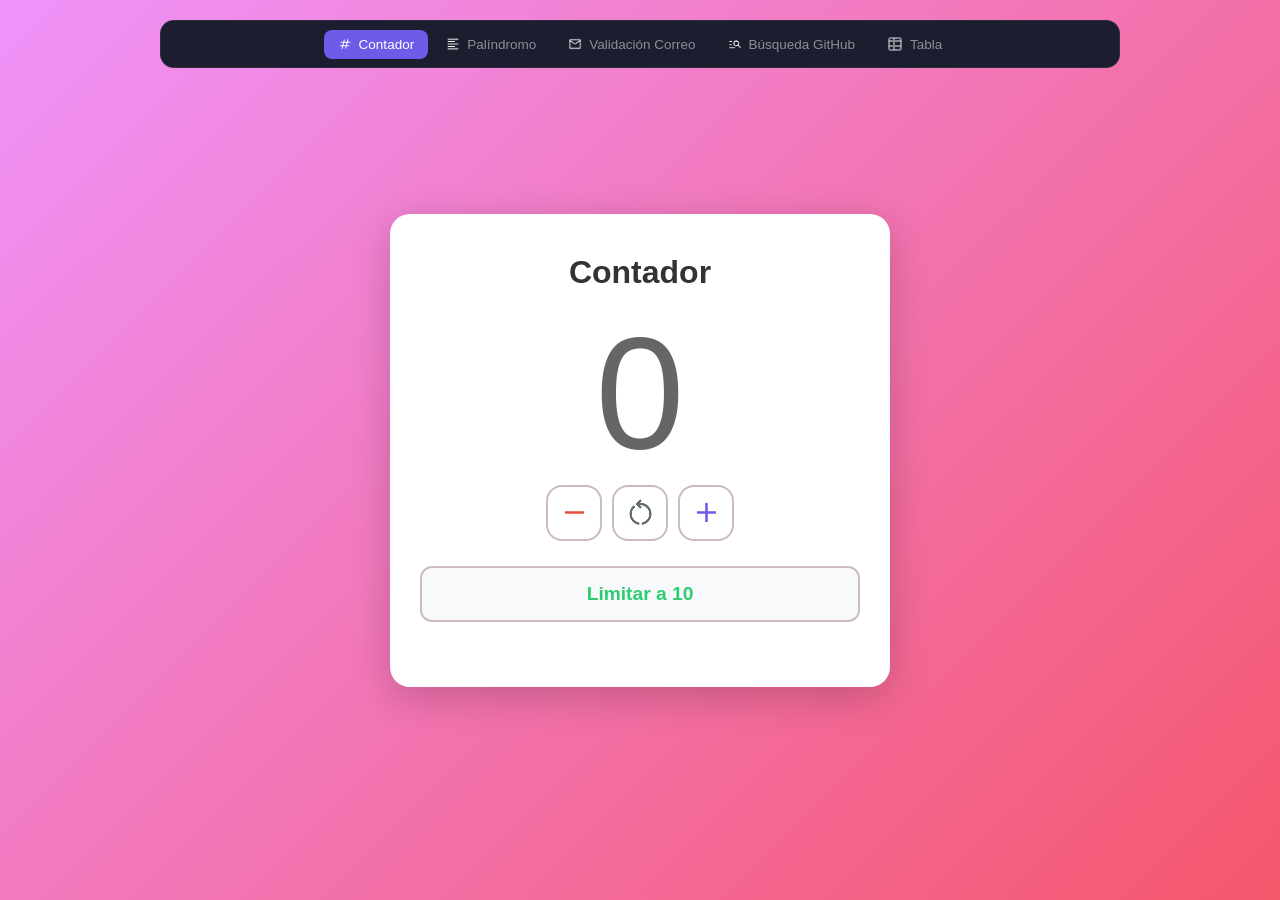
<file: index.html>
<!DOCTYPE html>
<html lang="en">

<head>
    <meta charset="UTF-8">
    <meta name="viewport" content="width=device-width, initial-scale=1.0">
    <title>practicas</title>
</head>

<body>
    <meta http-equiv="refresh" content="0; url=componentes/contador.html">
    <!-- <ul>
        <li><a href="componentes/contador.html">contador</a></li>
        <li><a href="componentes/palindromo.html">palindromo</a></li>
        <li><a href="componentes/validar_correo.html">validacion_correo</a></li>
        <li><a href="componentes/busqueda_github.html">busqueda_github</a></li>
        <li><a href="componentes/tabla_ordenable.html">tabla_ordenable</a></li>
        <li><a href="componentes/gestion_empleados.html">gestion_empleados</a></li>
    </ul> -->
</body>

</html>
</file>
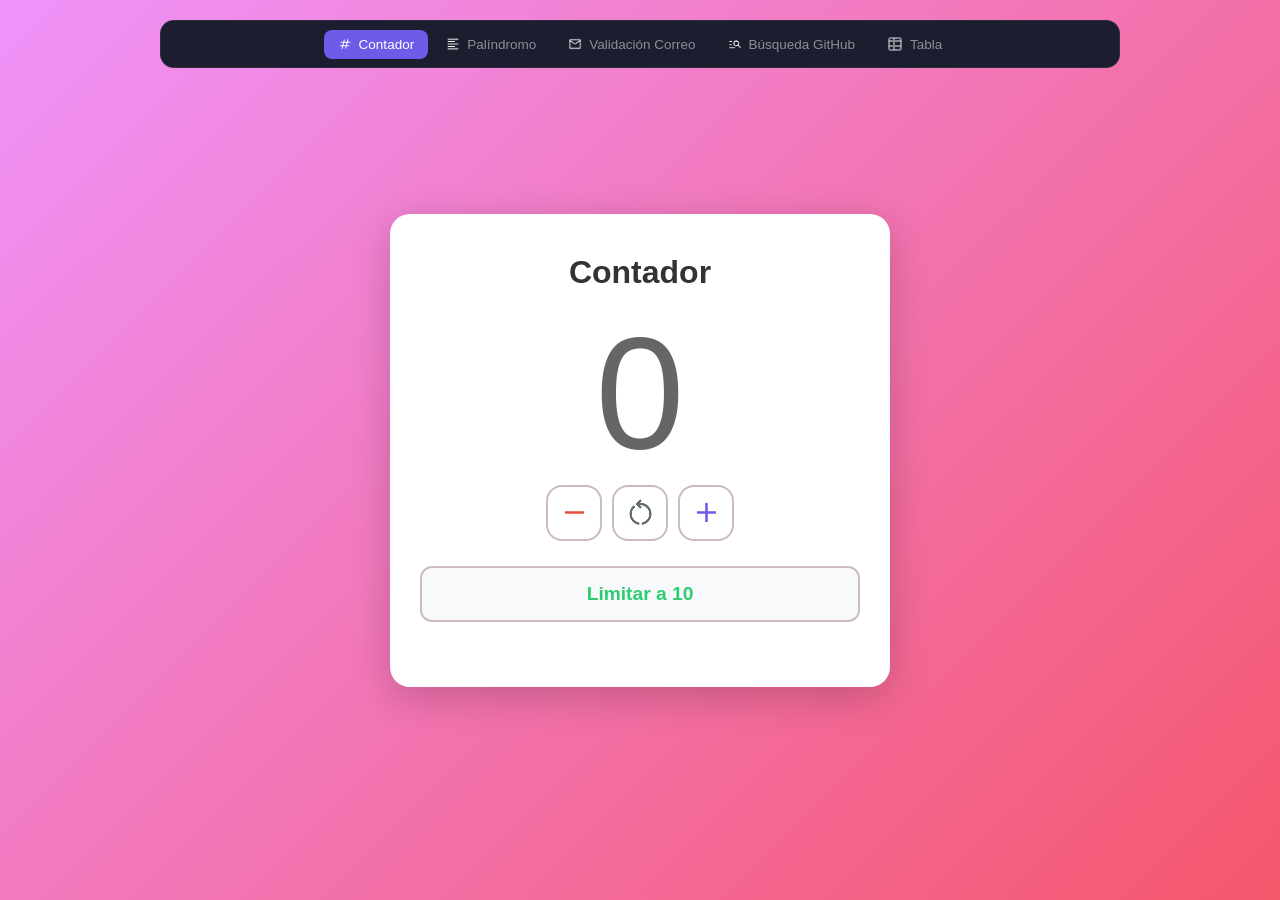
<file: componentes/contador.html>
<!DOCTYPE html>
<html lang="en">

<head>
    <meta charset="UTF-8">
    <meta name="viewport" content="width=device-width, initial-scale=1.0">
    <link rel="stylesheet" href="../css/contador.css">
    <script src="../js/contador.js"></script>
    <title>Contador</title>
</head>

<body>
    <nav class="navbar">
        <div class="tabs">
            <!-- Contador (activo morado) -->
            <a href="../componentes/contador.html" class="tab activePurple">
                <img src="../recursos/iconTag.png" alt="Contador" style="width: 14px; height: 14px;">
                Contador
            </a>

            <!-- Palíndromo -->
            <a href="../componentes/palindromo.html" class="tab">
                <img src="../recursos/iconFormatAlignLeft.png" alt="Contador" style="width: 14px; height: 14px;">
                Palíndromo
            </a>

            <!-- Validación Correo -->
            <a href="../componentes/validar_correo.html" class="tab">
                <img src="../recursos/iconMail.png" alt="Contador" style="width: 14px; height: 14px;">
                Validación Correo
            </a>

            <!-- Búsqueda GitHub -->
            <a href="../componentes/perfiles_git.html" class="tab">
                <img src="../recursos/iconManageSearch.png" alt="Contador" style="width: 14px; height: 14px;">
                Búsqueda GitHub
            </a>

            <!-- Tabla -->
            <a href="../componentes/tabla.html" class="tab">
                <svg class="tabIcon" viewBox="0 0 16 16" fill="none" stroke="currentColor" stroke-width="2">
                    <path d="M2 5h12M2 10h12M7 2v12" />
                    <rect x="2" y="2" width="12" height="12" rx="2" />
                </svg>
                Tabla
            </a>
        </div>
    </nav>

    <div class="card">
        <h1>Contador</h1>
        <div style="text-align: center; font-size: 10rem; color: #666;">
            <p><span id="contador">0</span></p>
        </div>
        <div style="display: flex; justify-content: center; gap: 10px;">

            <button id="decrementar" onclick="decrementar()" class="btnIconRemove">
                <img src="../recursos/iconRemove.png"
                    style="display: flex; justify-content: center; align-items: center;">
            </button>

            <button id="resetear" onclick="resetear()" class="btnIconRestart">
                <img src="../recursos/iconRestart.png"
                    style="display: flex; justify-content: center; align-items: center;">
            </button>

            <button id="incrementar" onclick="incrementar()" class="btnIconAdd">
                <img src="../recursos/iconAdd.png" style="display: flex; justify-content: center; align-items: center;">
            </button>
        </div>
        <div>
            <button class="limite" id="limitar" onclick="limitar()">Limitar a 10</button>
        </div>
    </div>

</body>

</html>
</file>
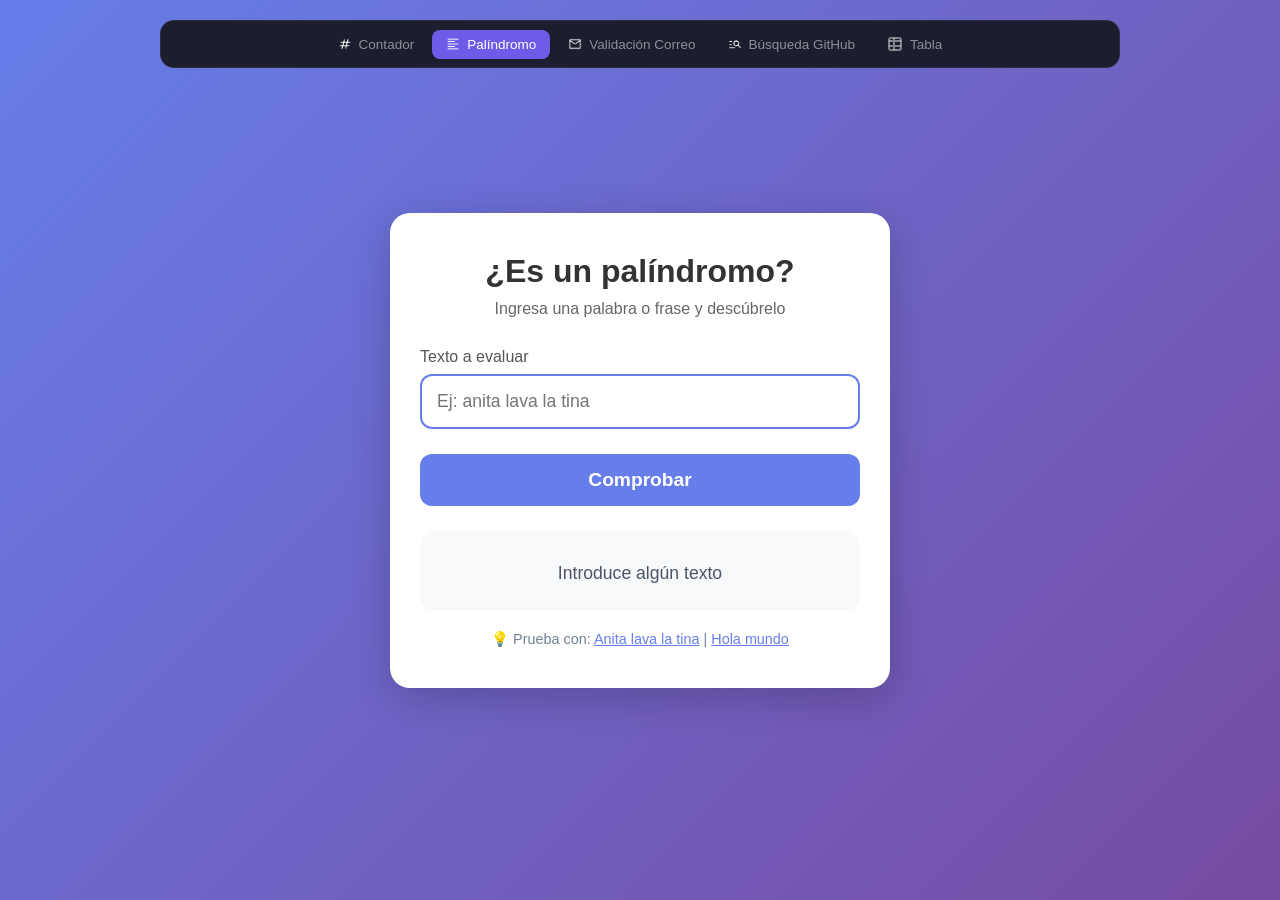
<file: componentes/palindromo.html>
<!DOCTYPE html>
<html lang="en">

<head>
    <meta charset="UTF-8">
    <meta name="viewport" content="width=device-width, initial-scale=1.0">
    <link rel="stylesheet" href="../css/palindromo.css">
    <script src="../js/palindromo.js" defer></script>
    <title>Palindromo</title>
</head>

<body>
    <nav class="navbar">
        <div class="tabs">
            <!-- Contador  -->
            <a href="../componentes/contador.html" class="tab">
                <img src="../recursos/iconTag.png" alt="Contador" style="width: 14px; height: 14px;">
                Contador
            </a>

            <!-- Palíndromo (activo morado)-->
            <a href="../componentes/palindromo.html" class="tab activePurple">
                <img src="../recursos/iconFormatAlignLeft.png" alt="Contador" style="width: 14px; height: 14px;">
                Palíndromo
            </a>

            <!-- Validación Correo -->
            <a href="../componentes/validar_correo.html" class="tab">
                <img src="../recursos/iconMail.png" alt="Contador" style="width: 14px; height: 14px;">
                Validación Correo
            </a>

            <!-- Búsqueda GitHub -->
            <a href="../componentes/perfiles_git.html" class="tab">
                <img src="../recursos/iconManageSearch.png" alt="Contador" style="width: 14px; height: 14px;">
                Búsqueda GitHub
            </a>

            <!-- Tabla -->
            <a href="../componentes/tabla.html" class="tab">
                <svg class="tabIcon" viewBox="0 0 16 16" fill="none" stroke="currentColor" stroke-width="2">
                    <path d="M2 5h12M2 10h12M7 2v12" />
                    <rect x="2" y="2" width="12" height="12" rx="2" />
                </svg>
                Tabla
            </a>
        </div>
    </nav>

    <div class="card">
        <h1> ¿Es un palíndromo?</h1>
        <div class="subtitle">Ingresa una palabra o frase y descúbrelo</div>

        <div class="input-group">
            <label for="textInput">Texto a evaluar</label>
            <input type="text" id="textInput" placeholder="Ej: anita lava la tina" autofocus>
        </div>

        <button id="checkBtn">Comprobar</button>

        <div id="resultCard" class="result-card">
            <div id="resultText" class="result-text"></div>
            <div id="resultMessage" class="result-message">Esperando tu texto...</div>
        </div>

        <div class="example">
            💡 Prueba con: <span id="example1">Anita lava la tina</span> | <span id="example2">Hola mundo</span>
        </div>
    </div>
</body>

</html>
</file>
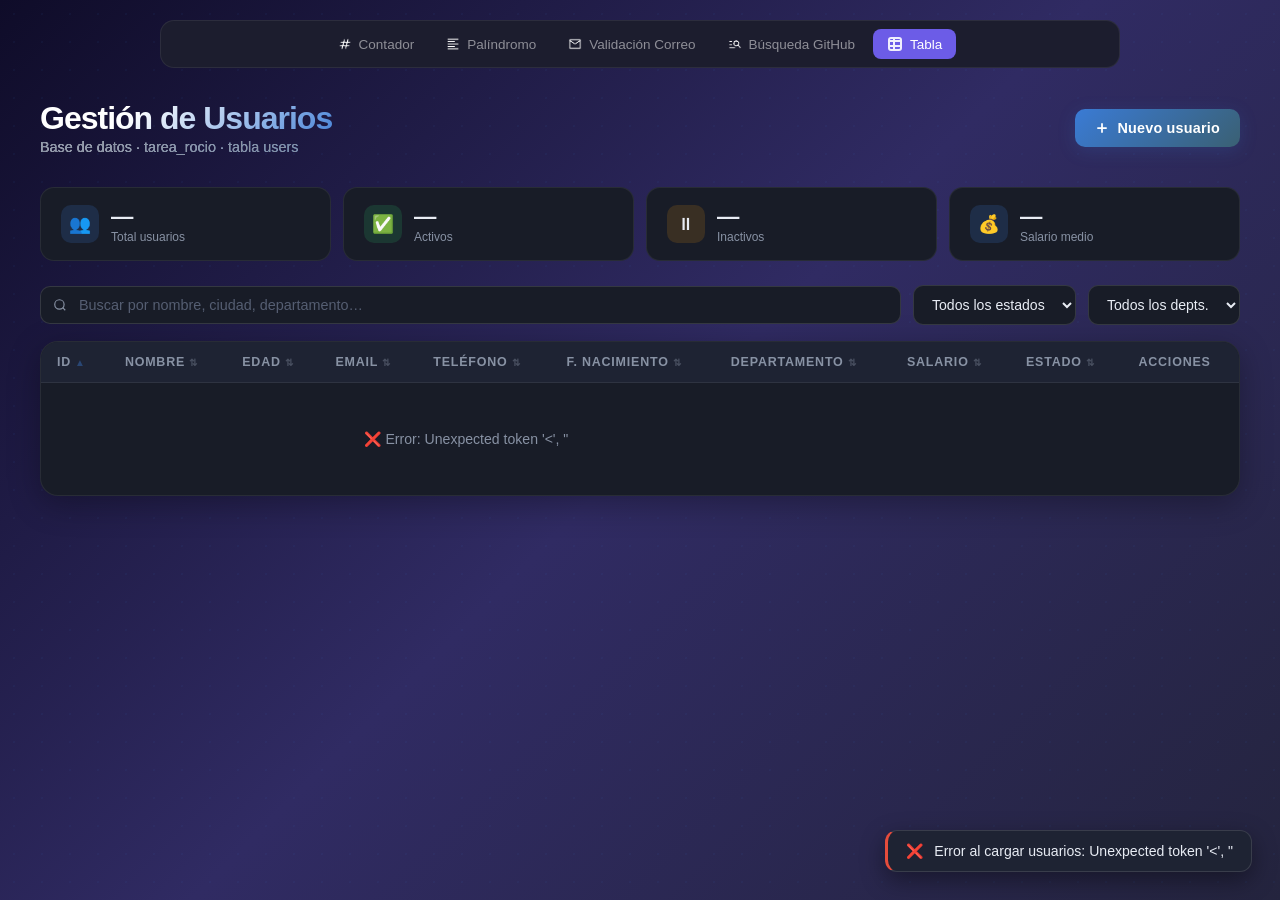
<file: componentes/tabla.html>
<!DOCTYPE html>
<html lang="es">

<head>
    <meta charset="UTF-8">
    <meta name="viewport" content="width=device-width, initial-scale=1.0">
    <link rel="stylesheet" href="../css/tabla.css">
    <script src="../js/tabla.js?v=2" defer></script>
    <title>Gestión de Usuarios</title>
</head>

<body>

    <nav class="navbar">
        <div class="tabs">
            <!-- Contador  -->
            <a href="../componentes/contador.html" class="tab">
                <img src="../recursos/iconTag.png" alt="Contador" style="width: 14px; height: 14px;">
                Contador
            </a>

            <!-- Palíndromo -->
            <a href="../componentes/palindromo.html" class="tab">
                <img src="../recursos/iconFormatAlignLeft.png" alt="Contador" style="width: 14px; height: 14px;">
                Palíndromo
            </a>

            <!-- Validación Correo -->
            <a href="../componentes/validar_correo.html" class="tab">
                <img src="../recursos/iconMail.png" alt="Contador" style="width: 14px; height: 14px;">
                Validación Correo
            </a>

            <!-- Búsqueda GitHub -->
            <a href="../componentes/perfiles_git.html" class="tab">
                <img src="../recursos/iconManageSearch.png" alt="Contador" style="width: 14px; height: 14px;">
                Búsqueda GitHub
            </a>

            <!-- Tabla (activo morado)-->
            <a href="../componentes/tabla.html" class="tab activePurple">
                <svg class="tabIcon" viewBox="0 0 16 16" fill="none" stroke="currentColor" stroke-width="2">
                    <path d="M2 5h12M2 10h12M7 2v12" />
                    <rect x="2" y="2" width="12" height="12" rx="2" />
                </svg>
                Tabla
            </a>
        </div>
    </nav>

    <div class="wrapper">

        <!-- Header -->
        <div class="page-header">
            <div class="page-title">
                Gestión de Usuarios
                <span>Base de datos · tarea_rocio · tabla users</span>
            </div>
            <button class="btn-add" onclick="openModal()">
                <svg width="14" height="14" viewBox="0 0 24 24" fill="none" stroke="currentColor" stroke-width="3"
                    stroke-linecap="round">
                    <path d="M12 5v14M5 12h14" />
                </svg>
                Nuevo usuario
            </button>
        </div>

        <!-- Stats -->
        <div class="stats-bar" id="stats-bar">
            <div class="stat-card">
                <div class="stat-icon blue">👥</div>
                <div><span class="stat-num" id="st-total">—</span>
                    <div class="stat-label">Total usuarios</div>
                </div>
            </div>
            <div class="stat-card">
                <div class="stat-icon green">✅</div>
                <div><span class="stat-num" id="st-active">—</span>
                    <div class="stat-label">Activos</div>
                </div>
            </div>
            <div class="stat-card">
                <div class="stat-icon warn">⏸</div>
                <div><span class="stat-num" id="st-inactive">—</span>
                    <div class="stat-label">Inactivos</div>
                </div>
            </div>
            <div class="stat-card">
                <div class="stat-icon blue">💰</div>
                <div><span class="stat-num" id="st-avg">—</span>
                    <div class="stat-label">Salario medio</div>
                </div>
            </div>
        </div>

        <!-- Controls -->
        <div class="controls">
            <div class="search-box">
                <svg width="14" height="14" viewBox="0 0 24 24" fill="none" stroke="currentColor" stroke-width="2">
                    <circle cx="11" cy="11" r="8" />
                    <path d="m21 21-4.35-4.35" />
                </svg>
                <input type="text" id="search-input" placeholder="Buscar por nombre, ciudad, departamento…">
            </div>
            <select id="filter-estado">
                <option value="">Todos los estados</option>
                <option value="Activo">Activo</option>
                <option value="Inactivo">Inactivo</option>
                <option value="Suspendido">Suspendido</option>
            </select>
            <select id="filter-dept">
                <option value="">Todos los depts.</option>
            </select>
            <span class="results-count" id="results-count" style="display: none;"></span>
        </div>

        <!-- Table -->
        <div class="table-wrap">
            <table>
                <thead>
                    <tr>
                        <th class="sortable" data-col="id">ID<span class="sort-icon"></span></th>
                        <th class="sortable" data-col="nombre">Nombre<span class="sort-icon"></span></th>
                        <th class="sortable" data-col="edad">Edad<span class="sort-icon"></span></th>
                        <th class="sortable" data-col="email">Email<span class="sort-icon"></span></th>
                        <th class="sortable" data-col="telefono">Teléfono<span class="sort-icon"></span></th>
                        <th class="sortable" data-col="fecha_nacimiento">F. Nacimiento<span class="sort-icon"></span>
                        </th>
                        <th class="sortable" data-col="departamento">Departamento<span class="sort-icon"></span></th>
                        <th class="sortable" data-col="salario">Salario<span class="sort-icon"></span></th>
                        <th class="sortable" data-col="estado">Estado<span class="sort-icon"></span></th>
                        <th>Acciones</th>
                    </tr>
                </thead>
                <tbody id="table-body">
                    <tr class="loading-row">
                        <td colspan="10">
                            <div class="spinner"></div>
                            <div>Cargando usuarios…</div>
                        </td>
                    </tr>
                </tbody>
            </table>
        </div>

    </div>

    <!-- Form Modal -->
    <div class="modal-overlay" id="form-modal" onclick="handleOverlayClick(event)">
        <div class="modal">
            <div class="modal-header">
                <span class="modal-title" id="modal-title">Nuevo usuario</span>
                <button class="modal-close" onclick="closeModal()">✕</button>
            </div>
            <div class="modal-body">
                <input type="hidden" id="f-id">
                <div class="form-grid">
                    <div class="form-group full">
                        <label>Nombre completo *</label>
                        <input type="text" id="f-nombre" placeholder="Ej. Ana García">
                    </div>
                    <div class="form-group">
                        <label>Edad</label>
                        <input type="number" id="f-edad" placeholder="28" min="16" max="99">
                    </div>
                    <div class="form-group">
                        <label>Salario (€)</label>
                        <input type="number" id="f-salario" placeholder="2500.00" step="0.01" min="0">
                    </div>
                    <div class="form-group">
                        <label>Email</label>
                        <input type="email" id="f-email" placeholder="ana@ejemplo.com">
                    </div>
                    <div class="form-group">
                        <label>Teléfono</label>
                        <input type="tel" id="f-telefono" placeholder="+34 600 000 000">
                    </div>
                    <div class="form-group">
                        <label>Fecha de nacimiento</label>
                        <input type="date" id="f-fecha_nacimiento">
                    </div>
                    <div class="form-group">
                        <label>Ciudad</label>
                        <input type="text" id="f-ciudad" placeholder="Madrid">
                    </div>
                    <div class="form-group">
                        <label>Departamento</label>
                        <input type="text" id="f-departamento" placeholder="Desarrollo">
                    </div>
                    <div class="form-group full">
                        <label>Estado</label>
                        <select id="f-estado">
                            <option value="Activo">Activo</option>
                            <option value="Inactivo">Inactivo</option>
                            <option value="Suspendido">Suspendido</option>
                        </select>
                    </div>
                </div>
                <div class="form-actions">
                    <button class="btn-cancel" onclick="closeModal()">Cancelar</button>
                    <button class="btn-save" onclick="saveUser()">
                        <span id="save-label">Guardar usuario</span>
                    </button>
                </div>
            </div>
        </div>
    </div>

    <!-- Confirm Delete Modal -->
    <div class="modal-overlay" id="confirm-modal" onclick="handleConfirmOverlay(event)">
        <div class="confirm-modal">
            <div class="confirm-icon">🗑</div>
            <div class="confirm-title">Eliminar usuario</div>
            <div class="confirm-text" id="confirm-text">¿Estás segura de que quieres eliminar este usuario? Esta acción
                no se puede deshacer.</div>
            <div class="confirm-btns">
                <button class="btn-cancel" onclick="closeConfirm()">Cancelar</button>
                <button class="btn-confirm-del" onclick="confirmDelete()">Sí, eliminar</button>
            </div>
        </div>
    </div>

    <!-- Toast container -->
    <div class="toast-container" id="toasts"></div>
</body>

</html>
</file>
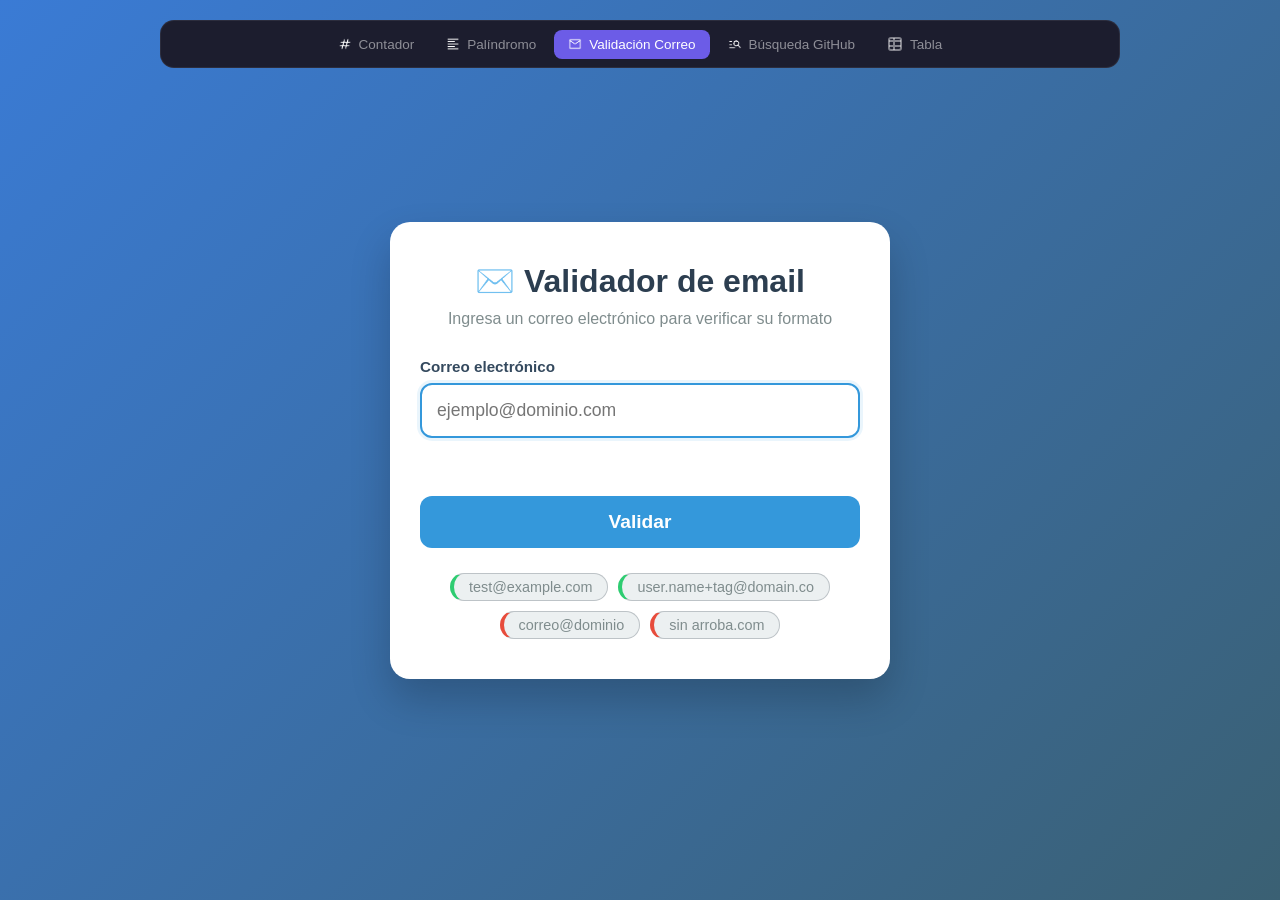
<file: componentes/validar_correo.html>
<!DOCTYPE html>
<html lang="en">

<head>
    <meta charset="UTF-8">
    <meta name="viewport" content="width=device-width, initial-scale=1.0">
    <link rel="stylesheet" href="../css/validar_correo.css">
    <script src="../js/validar_coreo.js" defer></script>
    <title>Document</title>
</head>

<body>
    <nav class="navbar">
        <div class="tabs">
            <!-- Contador  -->
            <a href="../componentes/contador.html" class="tab">
                <img src="../recursos/iconTag.png" alt="Contador" style="width: 14px; height: 14px;">
                Contador
            </a>

            <!-- Palíndromo -->
            <a href="../componentes/palindromo.html" class="tab">
                <img src="../recursos/iconFormatAlignLeft.png" alt="Palíndromo" style="width: 14px; height: 14px;">
                Palíndromo
            </a>

            <!-- Validación Correo (activo morado) -->
            <a href="../componentes/validar_correo.html" class="tab activePurple">
                <img src="../recursos/iconMail.png" alt="Contador" style="width: 14px; height: 14px;">
                Validación Correo
            </a>

            <!-- Búsqueda GitHub -->
            <a href="../componentes/perfiles_git.html" class="tab">
                <img src="../recursos/iconManageSearch.png" alt="Contador" style="width: 14px; height: 14px;">
                Búsqueda GitHub
            </a>

            <!-- Tabla -->
            <a href="../componentes/tabla.html" class="tab">
                <svg class="tabIcon" width="16" height="16" viewBox="0 0 16 16" fill="none" stroke="currentColor"
                    stroke-width="2">
                    <path d="M2 5h12M2 10h12M7 2v12" />
                    <rect x="2" y="2" width="12" height="12" rx="2" />
                </svg>
                Tabla
            </a>
        </div>
    </nav>

    <div class="card">
        <h1>✉️ Validador de email</h1>
        <div class="subtitle">Ingresa un correo electrónico para verificar su formato</div>

        <div class="input-group">
            <label for="emailInput">Correo electrónico</label>
            <div class="input-wrapper">
                <input type="email" id="emailInput" placeholder="ejemplo@dominio.com" autofocus>
                <span id="iconValid" class="icon valid">✅</span>
                <span id="iconInvalid" class="icon invalid">❌</span>
            </div>
            <div id="message" class="message"></div>
        </div>

        <button id="validateBtn">Validar</button>

        <div class="examples">
            <span class="example-badge valid-example" data-email="test@example.com">test@example.com</span>
            <span class="example-badge valid-example"
                data-email="user.name+tag@domain.co">user.name+tag@domain.co</span>
            <span class="example-badge invalid-example" data-email="correo@dominio">correo@dominio</span>
            <span class="example-badge invalid-example" data-email="sin arroba.com">sin arroba.com</span>
        </div>
    </div>
</body>

</html>
</file>
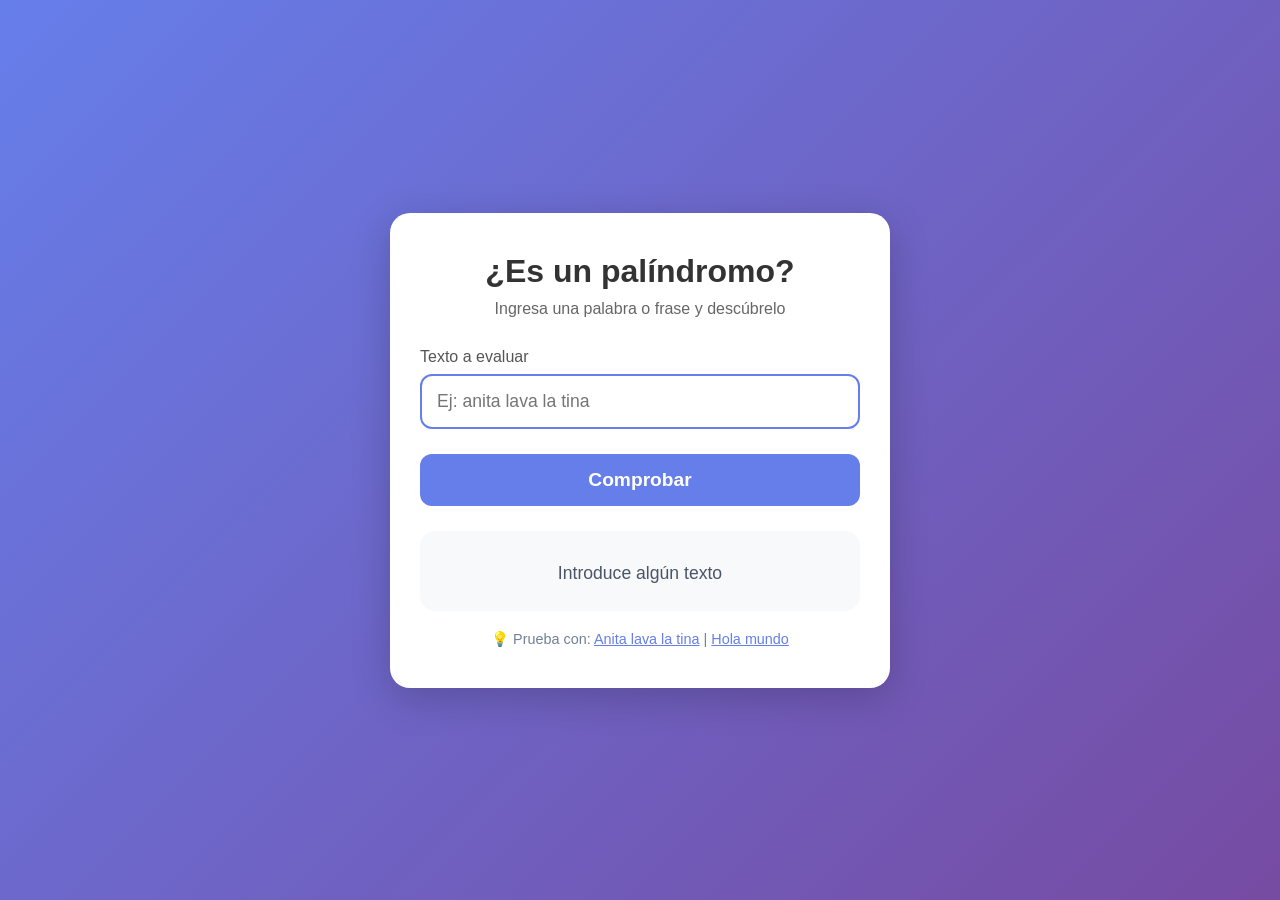
<file: mejoras rocio/ejercicio2.html>
<!DOCTYPE html>
<html lang="es">
<head>
    <meta charset="UTF-8">
    <meta name="viewport" content="width=device-width, initial-scale=1.0">
    <title>¿Es un palíndromo?</title>
    <style>
        * {
            box-sizing: border-box;
            margin: 0;
            padding: 0;
        }

        body {
            font-family: 'Segoe UI', Tahoma, Geneva, Verdana, sans-serif;
            background: linear-gradient(135deg, #667eea 0%, #764ba2 100%);
            min-height: 100vh;
            display: flex;
            justify-content: center;
            align-items: center;
            margin: 0;
            padding: 20px;
        }

        .card {
            background: white;
            border-radius: 20px;
            box-shadow: 0 10px 40px rgba(0,0,0,0.2);
            padding: 40px 30px;
            max-width: 500px;
            width: 100%;
            transition: all 0.3s ease;
        }

        h1 {
            color: #333;
            text-align: center;
            margin-bottom: 10px;
            font-size: 2rem;
        }

        .subtitle {
            text-align: center;
            color: #666;
            margin-bottom: 30px;
            font-size: 1rem;
        }

        .input-group {
            margin-bottom: 25px;
        }

        label {
            display: block;
            margin-bottom: 8px;
            color: #555;
            font-weight: 500;
        }

        input[type="text"] {
            width: 100%;
            padding: 15px;
            border: 2px solid #e0e0e0;
            border-radius: 12px;
            font-size: 1.1rem;
            transition: border-color 0.3s;
            outline: none;
        }

        input[type="text"]:focus {
            border-color: #667eea;
        }

        button {
            width: 100%;
            padding: 15px;
            background: #667eea;
            color: white;
            border: none;
            border-radius: 12px;
            font-size: 1.2rem;
            font-weight: 600;
            cursor: pointer;
            transition: background 0.3s, transform 0.1s;
            margin-bottom: 25px;
        }

        button:hover {
            background: #5a67d8;
        }

        button:active {
            transform: scale(0.98);
        }

        .result-card {
            background: #f8f9fa;
            border-radius: 15px;
            padding: 25px;
            text-align: center;
            border: 2px solid transparent;
            transition: all 0.3s;
        }

        .result-card.palindrome {
            border-color: #38a169;
            background: #f0fff4;
        }

        .result-card.not-palindrome {
            border-color: #e53e3e;
            background: #fff5f5;
        }

        .result-text {
            font-size: 1.8rem;
            font-weight: bold;
            margin-bottom: 5px;
        }

        .result-message {
            color: #4a5568;
            font-size: 1.1rem;
        }

        .example {
            margin-top: 20px;
            color: #718096;
            font-size: 0.9rem;
            text-align: center;
        }

        .example span {
            color: #667eea;
            cursor: pointer;
            text-decoration: underline;
        }

        @media (max-width: 480px) {
            .card {
                padding: 30px 20px;
            }
            h1 {
                font-size: 1.8rem;
            }
        }
    </style>
</head>
<body>
    <div class="card">
        <h1> ¿Es un palíndromo?</h1>
        <div class="subtitle">Ingresa una palabra o frase y descúbrelo</div>

        <div class="input-group">
            <label for="textInput">Texto a evaluar</label>
            <input type="text" id="textInput" placeholder="Ej: anita lava la tina" autofocus>
        </div>

        <button id="checkBtn">Comprobar</button>

        <div id="resultCard" class="result-card">
            <div id="resultText" class="result-text"></div>
            <div id="resultMessage" class="result-message">Esperando tu texto...</div>
        </div>

        <div class="example">
            💡 Prueba con: <span id="example1">Anita lava la tina</span> | <span id="example2">Hola mundo</span>
        </div>
    </div>

    <script>
        // Función para limpiar el texto (eliminar acentos, espacios, signos de puntuación y pasar a minúsculas)
        function cleanText(text) {
            // Eliminar acentos y diacríticos
            const withoutAccents = text.normalize("NFD").replace(/[\u0300-\u036f]/g, "");
            // Eliminar caracteres no alfanuméricos (excepto letras y números)
            const alphanumeric = withoutAccents.toLowerCase().replace(/[^a-z0-9]/g, "");
            return alphanumeric;
        }

        // Función para verificar si es palíndromo
        function isPalindrome(text) {
            const cleaned = cleanText(text);
            if (cleaned.length === 0) return false; // Texto vacío no es palíndromo
            const reversed = cleaned.split('').reverse().join('');
            return cleaned === reversed;
        }

        // Elementos del DOM
        const textInput = document.getElementById('textInput');
        const checkBtn = document.getElementById('checkBtn');
        const resultCard = document.getElementById('resultCard');
        const resultText = document.getElementById('resultText');
        const resultMessage = document.getElementById('resultMessage');
        const example1 = document.getElementById('example1');
        const example2 = document.getElementById('example2');

        // Función para actualizar el resultado en la UI
        function updateResult(text) {
            const palindrome = isPalindrome(text);
            if (text.trim() === '') {
                // Caso vacío
                resultCard.className = 'result-card';
                resultMessage.textContent = 'Introduce algún texto';
            } else if (palindrome) {
                resultCard.className = 'result-card palindrome';
                resultText.textContent = '✅ ¡Sí!';
                resultMessage.textContent = `"${text}" es un palíndromo`;
            } else {
                resultCard.className = 'result-card not-palindrome';
                resultText.textContent = '❌ No';
                resultMessage.textContent = `"${text}" no es un palíndromo`;
            }
        }

        // Evento al hacer clic en el botón
        checkBtn.addEventListener('click', () => {
            updateResult(textInput.value);
        });

        // Evento al presionar Enter en el campo de texto
        textInput.addEventListener('keypress', (e) => {
            if (e.key === 'Enter') {
                checkBtn.click();
            }
        });

        // Ejemplos interactivos
        example1.addEventListener('click', () => {
            textInput.value = 'Anita lava la tina';
            checkBtn.click();
        });

        example2.addEventListener('click', () => {
            textInput.value = 'Hola mundo';
            checkBtn.click();
        });

        // Opcional: comprobar al cargar con el texto por defecto (vacío)
        updateResult('');
    </script>
</body>
</html>
</file>
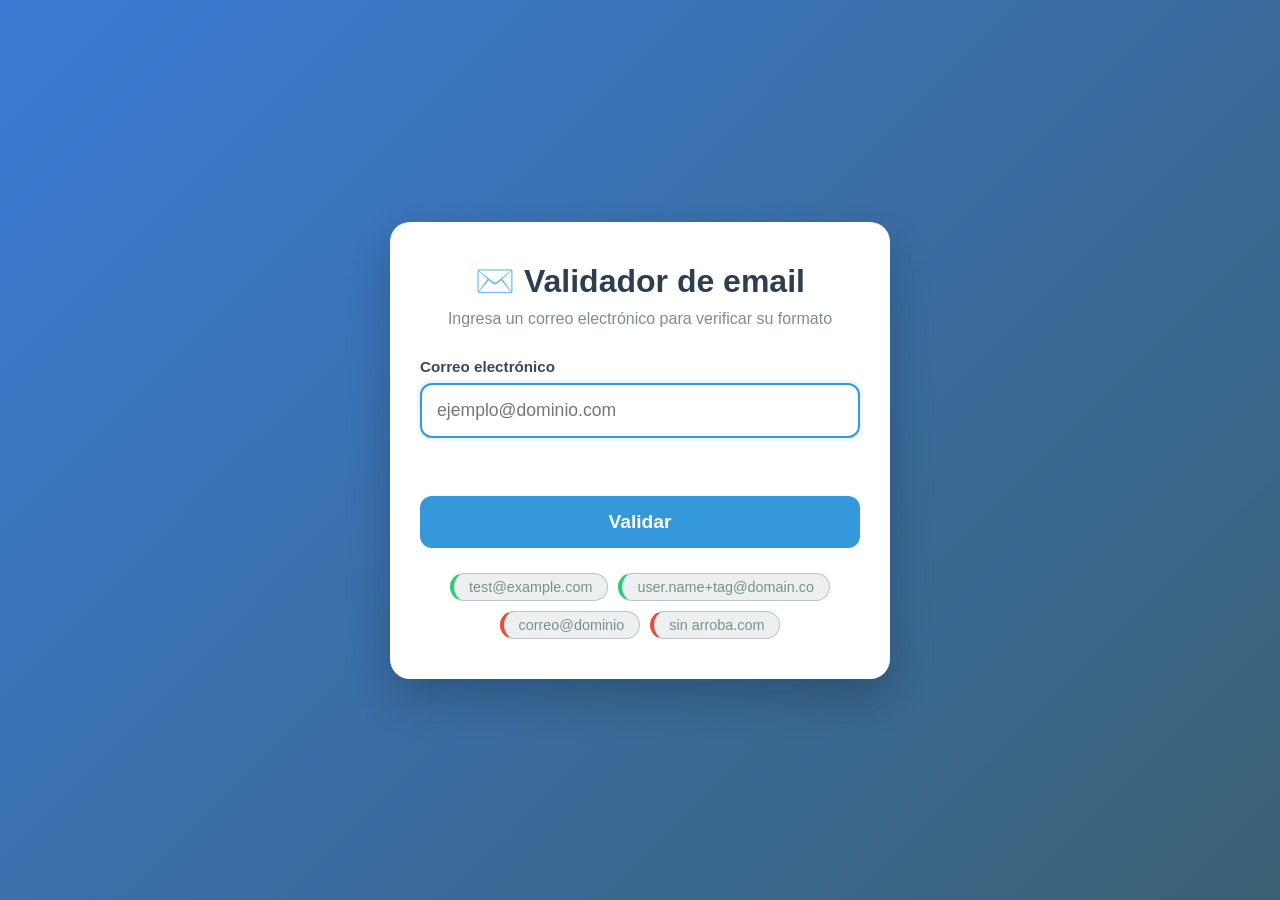
<file: mejoras rocio/ejercicio3.html>
<!DOCTYPE html>
<html lang="es">
<head>
    <meta charset="UTF-8">
    <meta name="viewport" content="width=device-width, initial-scale=1.0">
    <title>Validador de correo electrónico</title>
    <style>
        * {
            box-sizing: border-box;
            margin: 0;
            padding: 0;
        }

        body {
            font-family: 'Segoe UI', Tahoma, Geneva, Verdana, sans-serif;
            background: linear-gradient(135deg, #3a7bd5, #3a6073);
            min-height: 100vh;
            display: flex;
            justify-content: center;
            align-items: center;
            margin: 0;
            padding: 20px;
        }

        .card {
            background: white;
            border-radius: 20px;
            box-shadow: 0 20px 40px rgba(0,0,0,0.2);
            padding: 40px 30px;
            max-width: 500px;
            width: 100%;
            transition: all 0.3s;
        }

        h1 {
            color: #2c3e50;
            text-align: center;
            margin-bottom: 10px;
            font-size: 2rem;
        }

        .subtitle {
            text-align: center;
            color: #7f8c8d;
            margin-bottom: 30px;
            font-size: 1rem;
        }

        .input-group {
            margin-bottom: 20px;
        }

        label {
            display: block;
            margin-bottom: 8px;
            color: #34495e;
            font-weight: 600;
            font-size: 0.95rem;
        }

        .input-wrapper {
            position: relative;
            display: flex;
            align-items: center;
        }

        input[type="email"] {
            width: 100%;
            padding: 15px;
            border: 2px solid #e0e0e0;
            border-radius: 12px;
            font-size: 1.1rem;
            outline: none;
            transition: border-color 0.3s, box-shadow 0.3s;
            background: #fafafa;
        }

        input[type="email"]:focus {
            border-color: #3498db;
            box-shadow: 0 0 0 3px rgba(52,152,219,0.1);
            background: white;
        }

        /* Estilos para validación */
        input.valid {
            border-color: #2ecc71;
            background: #f0fff4;
        }

        input.invalid {
            border-color: #e74c3c;
            background: #fff5f5;
        }

        .icon {
            position: absolute;
            right: 15px;
            font-size: 1.3rem;
            display: none;
        }

        .icon.valid {
            color: #2ecc71;
            display: block;
        }

        .icon.invalid {
            color: #e74c3c;
            display: block;
        }

        .message {
            margin-top: 8px;
            font-size: 0.9rem;
            min-height: 20px;
            display: flex;
            align-items: center;
            gap: 5px;
        }

        .message.error {
            color: #e74c3c;
        }

        .message.success {
            color: #2ecc71;
        }

        button {
            width: 100%;
            padding: 15px;
            background: #3498db;
            color: white;
            border: none;
            border-radius: 12px;
            font-size: 1.2rem;
            font-weight: 600;
            cursor: pointer;
            transition: background 0.3s, transform 0.1s;
            margin-top: 10px;
        }

        button:hover {
            background: #2980b9;
        }

        button:active {
            transform: scale(0.98);
        }

        .examples {
            margin-top: 25px;
            display: flex;
            flex-wrap: wrap;
            gap: 10px;
            justify-content: center;
            color: #7f8c8d;
            font-size: 0.9rem;
        }

        .example-badge {
            background: #ecf0f1;
            padding: 5px 15px;
            border-radius: 20px;
            cursor: pointer;
            transition: background 0.3s;
            border: 1px solid #bdc3c7;
        }

        .example-badge:hover {
            background: #d5dbdb;
        }

        .example-badge.valid-example {
            border-left: 4px solid #2ecc71;
        }

        .example-badge.invalid-example {
            border-left: 4px solid #e74c3c;
        }
    </style>
</head>
<body>
    <div class="card">
        <h1>✉️ Validador de email</h1>
        <div class="subtitle">Ingresa un correo electrónico para verificar su formato</div>

        <div class="input-group">
            <label for="emailInput">Correo electrónico</label>
            <div class="input-wrapper">
                <input type="email" id="emailInput" placeholder="ejemplo@dominio.com" autofocus>
                <span id="iconValid" class="icon valid">✅</span>
                <span id="iconInvalid" class="icon invalid">❌</span>
            </div>
            <div id="message" class="message"></div>
        </div>

        <button id="validateBtn">Validar</button>

        <div class="examples">
            <span class="example-badge valid-example" data-email="test@example.com">test@example.com</span>
            <span class="example-badge valid-example" data-email="user.name+tag@domain.co">user.name+tag@domain.co</span>
            <span class="example-badge invalid-example" data-email="correo@dominio">correo@dominio</span>
            <span class="example-badge invalid-example" data-email="sin arroba.com">sin arroba.com</span>
        </div>
    </div>

    <script>
        // Expresión regular para validar email (sencilla pero efectiva)
        const emailRegex = /^[^\s@]+@[^\s@]+\.[^\s@]+$/;

        // Elementos del DOM
        const emailInput = document.getElementById('emailInput');
        const iconValid = document.getElementById('iconValid');
        const iconInvalid = document.getElementById('iconInvalid');
        const messageDiv = document.getElementById('message');
        const validateBtn = document.getElementById('validateBtn');
        const exampleBadges = document.querySelectorAll('.example-badge');

        // Función para validar email y actualizar la interfaz
        function validateEmail(email) {
            const isValid = emailRegex.test(email);
            const trimmed = email.trim();

            // Actualizar clases del input
            if (trimmed === '') {
                emailInput.classList.remove('valid', 'invalid');
                iconValid.style.display = 'none';
                iconInvalid.style.display = 'none';
                messageDiv.className = 'message';
                messageDiv.textContent = '';
                return;
            }

            if (isValid) {
                emailInput.classList.add('valid');
                emailInput.classList.remove('invalid');
                iconValid.style.display = 'block';
                iconInvalid.style.display = 'none';
                messageDiv.className = 'message success';
                messageDiv.textContent = '✅ Formato válido';
            } else {
                emailInput.classList.add('invalid');
                emailInput.classList.remove('valid');
                iconValid.style.display = 'none';
                iconInvalid.style.display = 'block';
                messageDiv.className = 'message error';
                messageDiv.textContent = '❌ Formato inválido. Debe incluir @ y dominio (ej: usuario@dominio.com)';
            }
        }

        // Validar mientras el usuario escribe (retroalimentación inmediata)
        emailInput.addEventListener('input', function() {
            validateEmail(this.value);
        });

        // También al perder el foco (por si acaso)
        emailInput.addEventListener('blur', function() {
            validateEmail(this.value);
        });

        // Botón validar (por si quieren forzar, aunque ya hay feedback)
        validateBtn.addEventListener('click', function() {
            validateEmail(emailInput.value);
        });

        // Permitir Enter en el input
        emailInput.addEventListener('keypress', function(e) {
            if (e.key === 'Enter') {
                e.preventDefault();
                validateEmail(this.value);
            }
        });

        // Ejemplos interactivos
        exampleBadges.forEach(badge => {
            badge.addEventListener('click', function() {
                const email = this.getAttribute('data-email');
                emailInput.value = email;
                validateEmail(email);
                // Opcional: dar foco al input
                emailInput.focus();
            });
        });

        // Validar al cargar (con campo vacío)
        validateEmail('');
    </script>
</body>
</html>
</file>
<file: css/contador.css>
* {
    box-sizing: border-box;
    margin: 0;
    padding: 0;
}

/* /////////////////////// navbar /////////////////////////////// */

.navbar {
    position: absolute;
    top: 20px;
    left: 50%;
    transform: translateX(-50%);
    width: calc(100% - 40px);
    max-width: 960px;
    background: #1c1d2e;
    border: 1px solid rgba(255, 255, 255, 0.07);
    border-radius: 14px;
    padding: 8px 16px;
    display: flex;
    align-items: center;
    gap: 0;
    overflow-x: auto;
    scrollbar-width: none;
}

.navbar::-webkit-scrollbar {
    display: none;
}

/* ── contenedores tabs ── */
.tabs {
    display: flex;
    align-items: center;
    gap: 4px;
    margin: 0 auto;
}

/* ── Tab base ── */
.tab {
    display: flex;
    align-items: center;
    gap: 7px;
    padding: 7px 14px;
    border-radius: 8px;
    font-size: 13.5px;
    font-weight: 500;
    color: rgba(255, 255, 255, 0.5);
    cursor: pointer;
    white-space: nowrap;
    transition: background 0.15s, color 0.15s;
    border: none;
    background: transparent;
    text-decoration: none;
}

.tab:hover {
    background: rgba(255, 255, 255, 0.06);
    color: rgba(255, 255, 255, 0.8);
}

/* ── Tab activo: morado ── */
.tab.activePurple {
    background: #6c5ce7;
    color: #fff;
}


/* ── Iconos SVG inline ── */
.tabIcon {
    width: 16px;
    height: 16px;
    min-width: 16px;
    min-height: 16px;
    max-width: 16px;
    opacity: 0.9;
    flex-shrink: 0;
}


/* /////////////////////// navbar /////////////////////////////// */
body {
    font-family: 'Segoe UI', Tahoma, Geneva, Verdana, sans-serif;
    background: linear-gradient(135deg, #f093fb 0%, #f5576c 100%);
    min-height: 100vh;
    display: flex;
    justify-content: center;
    align-items: center;
    margin: 0;
    padding: 20px;
}

.card {
    background: white;
    border-radius: 20px;
    box-shadow: 0 10px 40px rgba(0, 0, 0, 0.2);
    padding: 40px 30px;
    max-width: 500px;
    width: 100%;
    transition: all 0.3s ease;
}

h1 {
    color: #333;
    text-align: center;
    margin-bottom: 10px;
    font-size: 2rem;
}

.btnIconRemove,
.btnIconAdd,
.btnIconRestart {
    width: 56px;
    height: 56px;
    padding: 15px;
    border: 2px solid #cdbbbb;
    background: #fff;
    border-radius: 16px;
    cursor: pointer;
    display: flex;
    justify-content: center;
    align-items: center;
    transition: all 0.2s ease;
    margin-bottom: 25px;
    /* border: none; */
    /* font-size: 1.2rem; */
    /* font-weight: 600; */
    /* transition: background 0.3s, transform 0.1s; */
    /* background: #667eea; */
}

.btnIconRemove:hover {
    background-color: #dfd0d0;
    border-color: #e74c3c;
}

.btnIconAdd:hover {
    background-color: #dfd0d0;
    border-color: #6c5ce7;
}

.btnIconRestart:hover {
    background-color: #dfd0d0;
    border-color: #aaa;
}

.subtitle {
    text-align: center;
    color: #666;
    margin-bottom: 30px;
    font-size: 1rem;
}

.limite {
    width: 100%;
    padding: 15px;
    background: #f8f9fa;
    /* Fondo claro y neutral */
    color: #2ecc71;
    /* Un verde más agradable y moderno */
    border: 2px solid #cdbbbb;
    border-radius: 12px;
    font-size: 1.2rem;
    font-weight: 600;
    cursor: pointer;
    transition: all 0.3s ease;
    margin-bottom: 25px;
}

.limite:hover {
    background: #f1f2f6;
    border-color: #2ecc71;
}

.limite:active {
    color: #e74c3c;
    /* Un rojo moderno para el estado activo */
    border-color: #e74c3c;
    transform: scale(0.98);
}
</file>
<file: css/palindromo.css>
* {
    box-sizing: border-box;
    margin: 0;
    padding: 0;
}

/* /////////////////////// navbar /////////////////////////////// */

.navbar {
    position: absolute;
    top: 20px;
    left: 50%;
    transform: translateX(-50%);
    width: calc(100% - 40px);
    max-width: 960px;
    background: #1c1d2e;
    border: 1px solid rgba(255, 255, 255, 0.07);
    border-radius: 14px;
    padding: 8px 16px;
    display: flex;
    align-items: center;
    gap: 0;
    overflow-x: auto;
    scrollbar-width: none;
}

.navbar::-webkit-scrollbar {
    display: none;
}

/* ── contenedores tabs ── */
.tabs {
    display: flex;
    align-items: center;
    gap: 4px;
    margin: 0 auto;
}

/* ── Tab base ── */
.tab {
    display: flex;
    align-items: center;
    gap: 7px;
    padding: 7px 14px;
    border-radius: 8px;
    font-size: 13.5px;
    font-weight: 500;
    color: rgba(255, 255, 255, 0.5);
    cursor: pointer;
    white-space: nowrap;
    transition: background 0.15s, color 0.15s;
    border: none;
    background: transparent;
    text-decoration: none;
}

.tab:hover {
    background: rgba(255, 255, 255, 0.06);
    color: rgba(255, 255, 255, 0.8);
}

/* ── Tab activo: morado ── */
.tab.activePurple {
    background: #6c5ce7;
    color: #fff;
}


/* ── Iconos SVG inline ── */
.tabIcon {
    width: 16px;
    height: 16px;
    min-width: 16px;
    min-height: 16px;
    max-width: 16px;
    opacity: 0.9;
    flex-shrink: 0;
}


/* /////////////////////// navbar /////////////////////////////// */

body {
    font-family: 'Segoe UI', Tahoma, Geneva, Verdana, sans-serif;
    background: linear-gradient(135deg, #667eea 0%, #764ba2 100%);
    min-height: 100vh;
    display: flex;
    justify-content: center;
    align-items: center;
    margin: 0;
    padding: 20px;
}

.card {
    background: white;
    border-radius: 20px;
    box-shadow: 0 10px 40px rgba(0, 0, 0, 0.2);
    padding: 40px 30px;
    max-width: 500px;
    width: 100%;
    transition: all 0.3s ease;
}

h1 {
    color: #333;
    text-align: center;
    margin-bottom: 10px;
    font-size: 2rem;
}

.subtitle {
    text-align: center;
    color: #666;
    margin-bottom: 30px;
    font-size: 1rem;
}

.input-group {
    margin-bottom: 25px;
}

label {
    display: block;
    margin-bottom: 8px;
    color: #555;
    font-weight: 500;
}

input[type="text"] {
    width: 100%;
    padding: 15px;
    border: 2px solid #e0e0e0;
    border-radius: 12px;
    font-size: 1.1rem;
    transition: border-color 0.3s;
    outline: none;
}

input[type="text"]:focus {
    border-color: #667eea;
}

button {
    width: 100%;
    padding: 15px;
    background: #667eea;
    color: white;
    border: none;
    border-radius: 12px;
    font-size: 1.2rem;
    font-weight: 600;
    cursor: pointer;
    transition: background 0.3s, transform 0.1s;
    margin-bottom: 25px;
}

button:hover {
    background: #5a67d8;
}

button:active {
    transform: scale(0.98);
}

.result-card {
    background: #f8f9fa;
    border-radius: 15px;
    padding: 25px;
    text-align: center;
    border: 2px solid transparent;
    transition: all 0.3s;
}

.result-card.palindrome {
    border-color: #38a169;
    background: #f0fff4;
}

.result-card.not-palindrome {
    border-color: #e53e3e;
    background: #fff5f5;
}

.result-text {
    font-size: 1.8rem;
    font-weight: bold;
    margin-bottom: 5px;
}

.result-message {
    color: #4a5568;
    font-size: 1.1rem;
}

.example {
    margin-top: 20px;
    color: #718096;
    font-size: 0.9rem;
    text-align: center;
}

.example span {
    color: #667eea;
    cursor: pointer;
    text-decoration: underline;
}

@media (max-width: 480px) {
    .card {
        padding: 30px 20px;
    }

    h1 {
        font-size: 1.8rem;
    }
}
</file>
<file: css/tabla.css>
:root {
    /* --bg: #0f1117; */
    --bg: linear-gradient(135deg, #0f0c29 0%, #302b63 50%, #24243e 100%);
    --surface: #181c27;
    --surface2: #1e2333;
    --border: rgba(255, 255, 255, 0.07);
    --border2: rgba(255, 255, 255, 0.12);
    --accent: #3a7bd5;
    --accent2: #3a6073;
    --accent-glow: rgba(58, 123, 213, 0.18);
    --text: #e8ecf4;
    --text-muted: #8892a4;
    --text-dim: #555e72;
    --success: #2ecc71;
    --error: #e74c3c;
    --warn: #f39c12;
    --radius: 14px;
}

* {
    margin: 0;
    padding: 0;
    box-sizing: border-box;
}

/* /////////////////////// navbar /////////////////////////////// */

.navbar {
    position: absolute;
    top: 20px;
    left: 50%;
    transform: translateX(-50%);
    width: calc(100% - 40px);
    max-width: 960px;
    background: #1c1d2e;
    border: 1px solid rgba(255, 255, 255, 0.07);
    border-radius: 14px;
    padding: 8px 16px;
    display: flex;
    align-items: center;
    gap: 0;
    overflow-x: auto;
    scrollbar-width: none;
}

.navbar::-webkit-scrollbar {
    display: none;
}

/* ── contenedores tabs ── */
.tabs {
    display: flex;
    align-items: center;
    gap: 4px;
    margin: 0 auto;
}

/* ── Tab base ── */
.tab {
    display: flex;
    align-items: center;
    gap: 7px;
    padding: 7px 14px;
    border-radius: 8px;
    font-size: 13.5px;
    font-weight: 500;
    color: rgba(255, 255, 255, 0.5);
    cursor: pointer;
    white-space: nowrap;
    transition: background 0.15s, color 0.15s;
    border: none;
    background: transparent;
    text-decoration: none;
}

.tab:hover {
    background: rgba(255, 255, 255, 0.06);
    color: rgba(255, 255, 255, 0.8);
}

/* ── Tab activo: morado ── */
.tab.activePurple {
    background: #6c5ce7;
    color: #fff;
}


/* ── Iconos SVG inline ── */
.tabIcon {
    width: 16px;
    height: 16px;
    min-width: 16px;
    min-height: 16px;
    max-width: 16px;
    opacity: 0.9;
    flex-shrink: 0;
}


/* /////////////////////// navbar /////////////////////////////// */

body {
    font-family: 'DM Sans', sans-serif;
    background: var(--bg);
    color: var(--text);
    min-height: 100vh;
    padding: 100px 24px 60px;
}

/* ── Background dots ── */
body::before {
    content: '';
    position: fixed;
    inset: 0;
    background-image: radial-gradient(rgba(58, 123, 213, 0.06) 1px, transparent 1px);
    background-size: 28px 28px;
    pointer-events: none;
    z-index: 0;
}

.wrapper {
    max-width: 1200px;
    margin: 0 auto;
    position: relative;
    z-index: 1;
}


/* ── Header ── */
.page-header {
    display: flex;
    align-items: center;
    justify-content: space-between;
    margin-bottom: 32px;
    flex-wrap: wrap;
    gap: 16px;
}

.page-title {
    font-family: 'Syne', sans-serif;
    font-weight: 800;
    font-size: 2rem;
    letter-spacing: -1px;
    background: linear-gradient(135deg, #fff 30%, #3a7bd5);
    -webkit-background-clip: text;
    -webkit-text-fill-color: transparent;
    background-clip: text;
}

.page-title span {
    font-weight: 400;
    font-size: 0.9rem;
    display: block;
    color: var(--text-muted);
    -webkit-text-fill-color: var(--text-muted);
    letter-spacing: 0;
    margin-top: 2px;
}

.btn-add {
    display: flex;
    align-items: center;
    gap: 8px;
    background: linear-gradient(135deg, var(--accent), var(--accent2));
    color: white;
    border: none;
    border-radius: 10px;
    padding: 11px 20px;
    font-size: 0.9rem;
    font-weight: 600;
    font-family: 'Syne', sans-serif;
    cursor: pointer;
    box-shadow: 0 4px 18px var(--accent-glow);
    transition: opacity .2s, transform .1s;
    letter-spacing: .2px;
}

.btn-add:hover {
    opacity: .9;
}

.btn-add:active {
    transform: scale(.97);
}

/* ── Stats Bar ── */
.stats-bar {
    display: grid;
    grid-template-columns: repeat(4, 1fr);
    gap: 12px;
    margin-bottom: 24px;
}

.stat-card {
    background: var(--surface);
    border: 1px solid var(--border);
    border-radius: var(--radius);
    padding: 16px 20px;
    display: flex;
    align-items: center;
    gap: 12px;
}

.stat-icon {
    width: 38px;
    height: 38px;
    border-radius: 10px;
    display: flex;
    align-items: center;
    justify-content: center;
    font-size: 1.1rem;
    flex-shrink: 0;
}

.stat-icon.blue {
    background: rgba(58, 123, 213, .18);
}

.stat-icon.green {
    background: rgba(46, 204, 113, .15);
}

.stat-icon.warn {
    background: rgba(243, 156, 18, .15);
}

.stat-icon.red {
    background: rgba(231, 76, 60, .15);
}

.stat-num {
    font-family: 'Syne', sans-serif;
    font-weight: 700;
    font-size: 1.4rem;
    color: var(--text);
    display: block;
}

.stat-label {
    font-size: .75rem;
    color: var(--text-muted);
}

/* ── Controls ── */
.controls {
    display: flex;
    gap: 12px;
    flex-wrap: wrap;
    margin-bottom: 16px;
    align-items: center;
}

.search-box {
    flex: 1;
    min-width: 220px;
    position: relative;
}

.search-box svg {
    position: absolute;
    left: 13px;
    top: 50%;
    transform: translateY(-50%);
    color: var(--text-muted);
    pointer-events: none;
}

.search-box input {
    width: 100%;
    padding: 10px 14px 10px 38px;
    background: var(--surface);
    border: 1px solid var(--border2);
    border-radius: 10px;
    color: var(--text);
    font-family: 'DM Sans', sans-serif;
    font-size: .9rem;
    outline: none;
    transition: border-color .2s, box-shadow .2s;
}

.search-box input:focus {
    border-color: var(--accent);
    box-shadow: 0 0 0 3px var(--accent-glow);
}

.search-box input::placeholder {
    color: var(--text-dim);
}

select {
    padding: 10px 14px;
    background: var(--surface);
    border: 1px solid var(--border2);
    border-radius: 10px;
    color: var(--text);
    font-family: 'DM Sans', sans-serif;
    font-size: .88rem;
    outline: none;
    cursor: pointer;
    transition: border-color .2s;
}

select:focus {
    border-color: var(--accent);
}

select option {
    background: var(--surface2);
}

.results-count {
    font-size: .82rem;
    color: var(--text-muted);
    margin-left: auto;
    white-space: nowrap;
}

/* ── Table ── */
.table-wrap {
    background: var(--surface);
    border: 1px solid var(--border);
    border-radius: 18px;
    overflow-x: auto;
    /* scroll horizontal cuando la tabla no cabe */
    overflow-y: visible;
    box-shadow: 0 8px 32px rgba(0, 0, 0, .3);
}

table {
    width: 100%;
    min-width: 700px;
    /* límite mínimo antes de que aparezca la barra */
    border-collapse: collapse;
}

thead {
    background: var(--surface2);
}

th {
    padding: 13px 16px;
    text-align: left;
    font-family: 'Syne', sans-serif;
    font-size: .78rem;
    font-weight: 600;
    color: var(--text-muted);
    letter-spacing: .8px;
    text-transform: uppercase;
    white-space: nowrap;
    border-bottom: 1px solid var(--border);
    user-select: none;
}

th.sortable {
    cursor: pointer;
}

th.sortable:hover {
    color: var(--text);
}

th .sort-icon {
    display: inline-block;
    margin-left: 4px;
    opacity: .4;
    font-size: .8em;
}

th.asc .sort-icon::after {
    content: ' ▲';
    opacity: 1;
    color: var(--accent);
}

th.desc .sort-icon::after {
    content: ' ▼';
    opacity: 1;
    color: var(--accent);
}

th:not(.asc):not(.desc) .sort-icon::after {
    content: ' ⇅';
}

tbody tr {
    border-bottom: 1px solid var(--border);
    transition: background .15s;
}

tbody tr:last-child {
    border-bottom: none;
}

tbody tr:hover {
    background: rgba(255, 255, 255, .025);
}

td {
    padding: 13px 16px;
    font-size: .88rem;
    color: var(--text);
    vertical-align: middle;
}

td.id-cell {
    font-family: 'Syne', sans-serif;
    font-size: .78rem;
    color: var(--text-dim);
    font-weight: 600;
}

.avatar {
    width: 34px;
    height: 34px;
    border-radius: 50%;
    background: linear-gradient(135deg, var(--accent), var(--accent2));
    display: flex;
    align-items: center;
    justify-content: center;
    font-family: 'Syne', sans-serif;
    font-weight: 700;
    font-size: .82rem;
    color: white;
    flex-shrink: 0;
}

.name-cell {
    display: flex;
    align-items: center;
    gap: 10px;
}

.name-cell .name {
    font-weight: 500;
}

.name-cell .city {
    font-size: .76rem;
    color: var(--text-muted);
}

.badge {
    display: inline-block;
    padding: 3px 10px;
    border-radius: 20px;
    font-size: .75rem;
    font-weight: 500;
}

.badge.activo {
    background: rgba(46, 204, 113, .15);
    color: #2ecc71;
    border: 1px solid rgba(46, 204, 113, .25);
}

.badge.inactivo {
    background: rgba(149, 165, 166, .12);
    color: #95a5a6;
    border: 1px solid rgba(149, 165, 166, .2);
}

.badge.suspendido {
    background: rgba(231, 76, 60, .12);
    color: #e74c3c;
    border: 1px solid rgba(231, 76, 60, .2);
}

.salary {
    font-family: 'Syne', sans-serif;
    font-weight: 600;
    color: var(--accent);
}

.actions {
    display: flex;
    gap: 6px;
}

.btn-icon {
    width: 30px;
    height: 30px;
    border-radius: 8px;
    border: none;
    cursor: pointer;
    display: flex;
    align-items: center;
    justify-content: center;
    transition: background .15s, transform .1s;
}

.btn-icon:active {
    transform: scale(.9);
}

.btn-edit {
    background: rgba(58, 123, 213, .15);
    color: #5b9ef7;
}

.btn-edit:hover {
    background: rgba(58, 123, 213, .28);
}

.btn-del {
    background: rgba(231, 76, 60, .12);
    color: #e74c3c;
}

.btn-del:hover {
    background: rgba(231, 76, 60, .25);
}

/* ── Empty state ── */
.empty-state {
    text-align: center;
    padding: 60px 20px;
    color: var(--text-muted);
}

.empty-state .icon {
    font-size: 2.5rem;
    margin-bottom: 12px;
    opacity: .4;
}

.empty-state p {
    font-size: .9rem;
}


/* ── Modal ── */
.modal-overlay {
    position: fixed;
    inset: 0;
    background: rgba(0, 0, 0, .65);
    backdrop-filter: blur(4px);
    display: flex;
    align-items: center;
    justify-content: center;
    z-index: 100;
    padding: 20px;
    opacity: 0;
    pointer-events: none;
    transition: opacity .25s;
}

.modal-overlay.open {
    opacity: 1;
    pointer-events: all;
}

.modal {
    background: var(--surface);
    border: 1px solid var(--border2);
    border-radius: 20px;
    width: 100%;
    max-width: 500px;
    box-shadow: 0 24px 60px rgba(0, 0, 0, .5);
    transform: translateY(20px) scale(.97);
    transition: transform .25s;
    overflow: hidden;
}

.modal-overlay.open .modal {
    transform: translateY(0) scale(1);
}

.modal-header {
    background: linear-gradient(135deg, var(--accent), var(--accent2));
    padding: 22px 28px;
    display: flex;
    align-items: center;
    justify-content: space-between;
}

.modal-title {
    font-family: 'Syne', sans-serif;
    font-weight: 700;
    font-size: 1.1rem;
    color: white;
    letter-spacing: -.3px;
}

.modal-close {
    background: rgba(255, 255, 255, .2);
    border: none;
    color: white;
    width: 28px;
    height: 28px;
    border-radius: 8px;
    cursor: pointer;
    font-size: 1rem;
    display: flex;
    align-items: center;
    justify-content: center;
    transition: background .15s;
}

.modal-close:hover {
    background: rgba(255, 255, 255, .35);
}

.modal-body {
    padding: 28px;
}

.form-grid {
    display: grid;
    grid-template-columns: 1fr 1fr;
    gap: 16px;
}

.form-group {
    display: flex;
    flex-direction: column;
    gap: 6px;
}

.form-group.full {
    grid-column: 1 / -1;
}

.form-group label {
    font-size: .8rem;
    font-weight: 500;
    color: var(--text-muted);
    letter-spacing: .3px;
}

.form-group input,
.form-group select {
    padding: 10px 14px;
    background: var(--surface2);
    border: 1px solid var(--border2);
    border-radius: 10px;
    color: var(--text);
    font-family: 'DM Sans', sans-serif;
    font-size: .9rem;
    outline: none;
    transition: border-color .2s, box-shadow .2s;
    width: 100%;
}

.form-group input:focus,
.form-group select:focus {
    border-color: var(--accent);
    box-shadow: 0 0 0 3px var(--accent-glow);
}

.form-group input::placeholder {
    color: var(--text-dim);
}

.form-actions {
    display: flex;
    gap: 10px;
    margin-top: 24px;
}

.btn-save {
    flex: 1;
    padding: 12px;
    background: linear-gradient(135deg, var(--accent), var(--accent2));
    color: white;
    border: none;
    border-radius: 10px;
    font-family: 'Syne', sans-serif;
    font-size: .95rem;
    font-weight: 600;
    cursor: pointer;
    transition: opacity .2s;
}

.btn-save:hover {
    opacity: .9;
}

.btn-cancel {
    padding: 12px 20px;
    background: var(--surface2);
    color: var(--text-muted);
    border: 1px solid var(--border2);
    border-radius: 10px;
    font-family: 'DM Sans', sans-serif;
    font-size: .9rem;
    cursor: pointer;
    transition: background .2s;
}

.btn-cancel:hover {
    background: rgba(255, 255, 255, .06);
}

/* ── Toast ── */
.toast-container {
    position: fixed;
    bottom: 28px;
    right: 28px;
    display: flex;
    flex-direction: column;
    gap: 8px;
    z-index: 200;
}

.toast {
    display: flex;
    align-items: center;
    gap: 10px;
    background: var(--surface2);
    border: 1px solid var(--border2);
    border-radius: 12px;
    padding: 12px 18px;
    font-size: .88rem;
    color: var(--text);
    box-shadow: 0 8px 24px rgba(0, 0, 0, .4);
    animation: toastIn .3s ease both;
    min-width: 240px;
}

.toast.success {
    border-left: 3px solid var(--success);
}

.toast.error {
    border-left: 3px solid var(--error);
}

@keyframes toastIn {
    from {
        opacity: 0;
        transform: translateX(20px);
    }

    to {
        opacity: 1;
        transform: translateX(0);
    }
}

.toast.out {
    animation: toastOut .3s ease both;
}

@keyframes toastOut {
    to {
        opacity: 0;
        transform: translateX(20px);
    }
}

/* ── Confirm modal ── */
.confirm-modal {
    background: var(--surface);
    border: 1px solid var(--border2);
    border-radius: 18px;
    padding: 32px 28px;
    max-width: 380px;
    width: 100%;
    text-align: center;
    box-shadow: 0 24px 60px rgba(0, 0, 0, .5);
    transform: scale(.95);
    transition: transform .2s;
}

.modal-overlay.open .confirm-modal {
    transform: scale(1);
}

.confirm-icon {
    font-size: 2rem;
    margin-bottom: 12px;
}

.confirm-title {
    font-family: 'Syne', sans-serif;
    font-weight: 700;
    font-size: 1.1rem;
    margin-bottom: 8px;
}

.confirm-text {
    color: var(--text-muted);
    font-size: .88rem;
    margin-bottom: 24px;
    line-height: 1.5;
}

.confirm-btns {
    display: flex;
    gap: 10px;
    justify-content: center;
}

.btn-confirm-del {
    padding: 10px 24px;
    background: rgba(231, 76, 60, .15);
    color: #e74c3c;
    border: 1px solid rgba(231, 76, 60, .3);
    border-radius: 10px;
    cursor: pointer;
    font-family: 'Syne', sans-serif;
    font-weight: 600;
    font-size: .9rem;
    transition: background .2s;
}

.btn-confirm-del:hover {
    background: rgba(231, 76, 60, .28);
}

/* ── Loading row ── */
.loading-row td {
    text-align: center;
    padding: 48px;
    color: var(--text-muted);
    font-size: .88rem;
}

.spinner {
    display: inline-block;
    width: 28px;
    height: 28px;
    border: 3px solid var(--border2);
    border-top-color: var(--accent);
    border-radius: 50%;
    animation: spin .7s linear infinite;
    margin-bottom: 10px;
}

@keyframes spin {
    to {
        transform: rotate(360deg);
    }
}

/* ── Responsive ── */
@media (max-width: 768px) {
    .stats-bar {
        grid-template-columns: 1fr 1fr;
    }

    .form-grid {
        grid-template-columns: 1fr;
    }

    .page-header {
        flex-direction: column;
        align-items: flex-start;
    }

    th:nth-child(1),
    td:nth-child(1) {
        display: none;
    }
}
</file>
<file: css/validar_correo.css>
* {
    box-sizing: border-box;
    margin: 0;
    padding: 0;
}

/* /////////////////////// navbar /////////////////////////////// */

.navbar {
    position: absolute;
    top: 20px;
    left: 50%;
    transform: translateX(-50%);
    width: calc(100% - 40px);
    max-width: 960px;
    background: #1c1d2e;
    border: 1px solid rgba(255, 255, 255, 0.07);
    border-radius: 14px;
    padding: 8px 16px;
    display: flex;
    align-items: center;
    gap: 0;
    overflow-x: auto;
    scrollbar-width: none;
}

.navbar::-webkit-scrollbar {
    display: none;
}

/* ── contenedores tabs ── */
.tabs {
    display: flex;
    align-items: center;
    gap: 4px;
    margin: 0 auto;
}

/* ── Tab base ── */
.tab {
    display: flex;
    align-items: center;
    gap: 7px;
    padding: 7px 14px;
    border-radius: 8px;
    font-size: 13.5px;
    font-weight: 500;
    color: rgba(255, 255, 255, 0.5);
    cursor: pointer;
    white-space: nowrap;
    transition: background 0.15s, color 0.15s;
    border: none;
    background: transparent;
    text-decoration: none;
}

.tab:hover {
    background: rgba(255, 255, 255, 0.06);
    color: rgba(255, 255, 255, 0.8);
}

/* ── Tab activo: morado ── */
.tab.activePurple {
    background: #6c5ce7;
    color: #fff;
}


/* ── Iconos SVG inline ── */
.tabIcon {
    width: 16px;
    height: 16px;
    min-width: 16px;
    min-height: 16px;
    max-width: 16px;
    opacity: 0.9;
    flex-shrink: 0;
}


/* /////////////////////// navbar /////////////////////////////// */

body {
    font-family: 'Segoe UI', Tahoma, Geneva, Verdana, sans-serif;
    background: linear-gradient(135deg, #3a7bd5, #3a6073);
    min-height: 100vh;
    display: flex;
    justify-content: center;
    align-items: center;
    margin: 0;
    padding: 20px;
}

.card {
    background: white;
    border-radius: 20px;
    box-shadow: 0 20px 40px rgba(0, 0, 0, 0.2);
    padding: 40px 30px;
    max-width: 500px;
    width: 100%;
    transition: all 0.3s;
}

h1 {
    color: #2c3e50;
    text-align: center;
    margin-bottom: 10px;
    font-size: 2rem;
}

.subtitle {
    text-align: center;
    color: #7f8c8d;
    margin-bottom: 30px;
    font-size: 1rem;
}

.input-group {
    margin-bottom: 20px;
}

label {
    display: block;
    margin-bottom: 8px;
    color: #34495e;
    font-weight: 600;
    font-size: 0.95rem;
}

.input-wrapper {
    position: relative;
    display: flex;
    align-items: center;
}

input[type="email"] {
    width: 100%;
    padding: 15px;
    border: 2px solid #e0e0e0;
    border-radius: 12px;
    font-size: 1.1rem;
    outline: none;
    transition: border-color 0.3s, box-shadow 0.3s;
    background: #fafafa;
}

input[type="email"]:focus {
    border-color: #3498db;
    box-shadow: 0 0 0 3px rgba(52, 152, 219, 0.1);
    background: white;
}

/* Estilos para validación */
input.valid {
    border-color: #2ecc71;
    background: #f0fff4;
}

input.invalid {
    border-color: #e74c3c;
    background: #fff5f5;
}

.icon {
    position: absolute;
    right: 15px;
    font-size: 1.3rem;
    display: none;
}

.icon.valid {
    color: #2ecc71;
    display: block;
}

.icon.invalid {
    color: #e74c3c;
    display: block;
}

.message {
    margin-top: 8px;
    font-size: 0.9rem;
    min-height: 20px;
    display: flex;
    align-items: center;
    gap: 5px;
}

.message.error {
    color: #e74c3c;
}

.message.success {
    color: #2ecc71;
}

button {
    width: 100%;
    padding: 15px;
    background: #3498db;
    color: white;
    border: none;
    border-radius: 12px;
    font-size: 1.2rem;
    font-weight: 600;
    cursor: pointer;
    transition: background 0.3s, transform 0.1s;
    margin-top: 10px;
}

button:hover {
    background: #2980b9;
}

button:active {
    transform: scale(0.98);
}

.examples {
    margin-top: 25px;
    display: flex;
    flex-wrap: wrap;
    gap: 10px;
    justify-content: center;
    color: #7f8c8d;
    font-size: 0.9rem;
}

.example-badge {
    background: #ecf0f1;
    padding: 5px 15px;
    border-radius: 20px;
    cursor: pointer;
    transition: background 0.3s;
    border: 1px solid #bdc3c7;
}

.example-badge:hover {
    background: #d5dbdb;
}

.example-badge.valid-example {
    border-left: 4px solid #2ecc71;
}

.example-badge.invalid-example {
    border-left: 4px solid #e74c3c;
}
</file>
